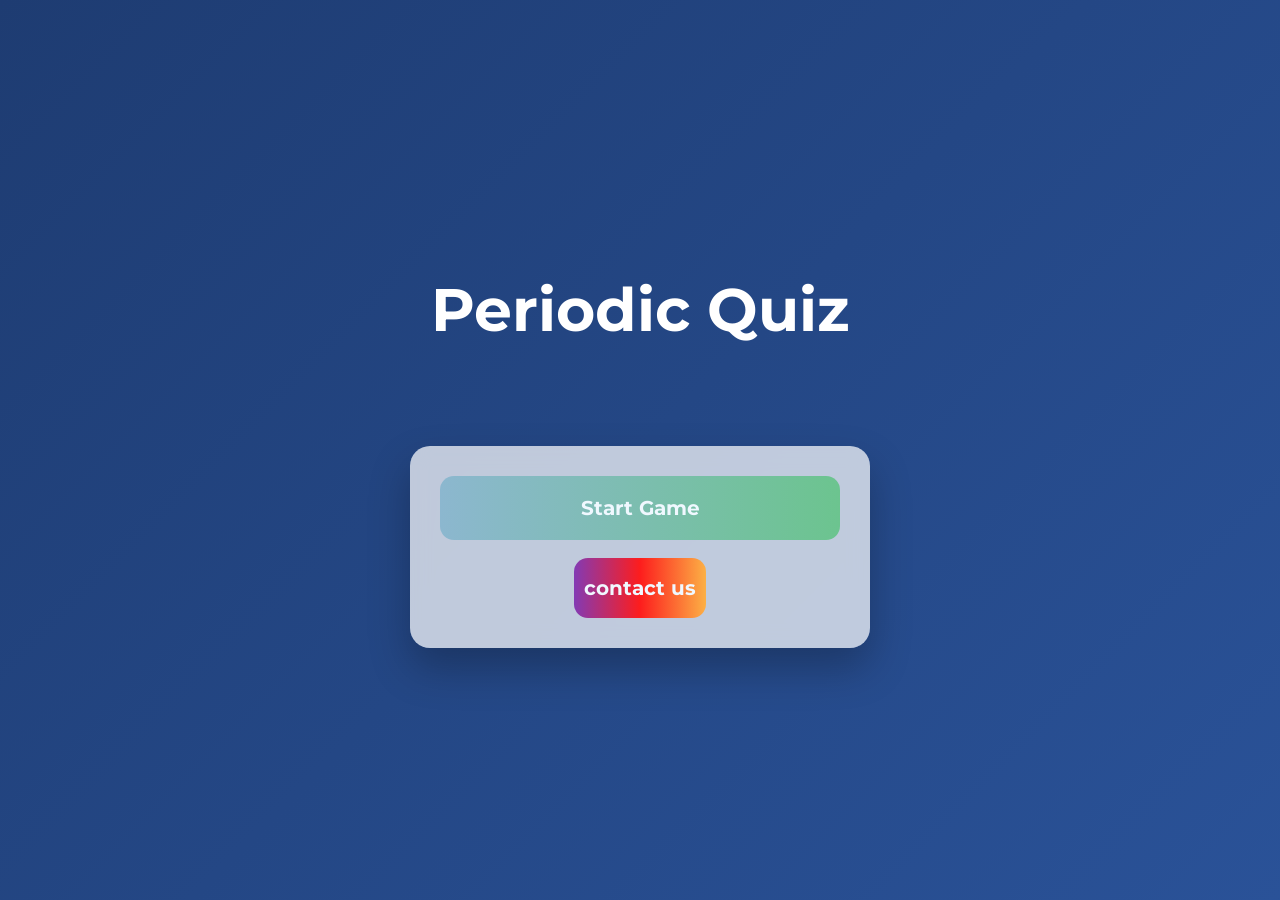
<file: index.html>
<!DOCTYPE html>
<html lang="en">
<head>
<meta charset="UTF-8">
<meta name="viewport" content="width=device-width, initial-scale=1.0">
<title>Periodic Quiz</title>
<link rel="stylesheet" href="home.css">
</head>

<body>

<https://github.com/Tar-png/CHEMBLAST-v.1.gitdiv class="menu-wrapper">

    <div class="home-container">

        <h1 class="game-title">Periodic Quiz</h1>
        <div class="menu-container">
            <button class ="start" onclick="startGame()">Start Game</button>
            
            
            <button class ="contract" onclick="goContract()">contact us</button>
        </div>
        
    
    
    </div>
</div>

<script src="script.js"></script>

</body>
</html>
</file>
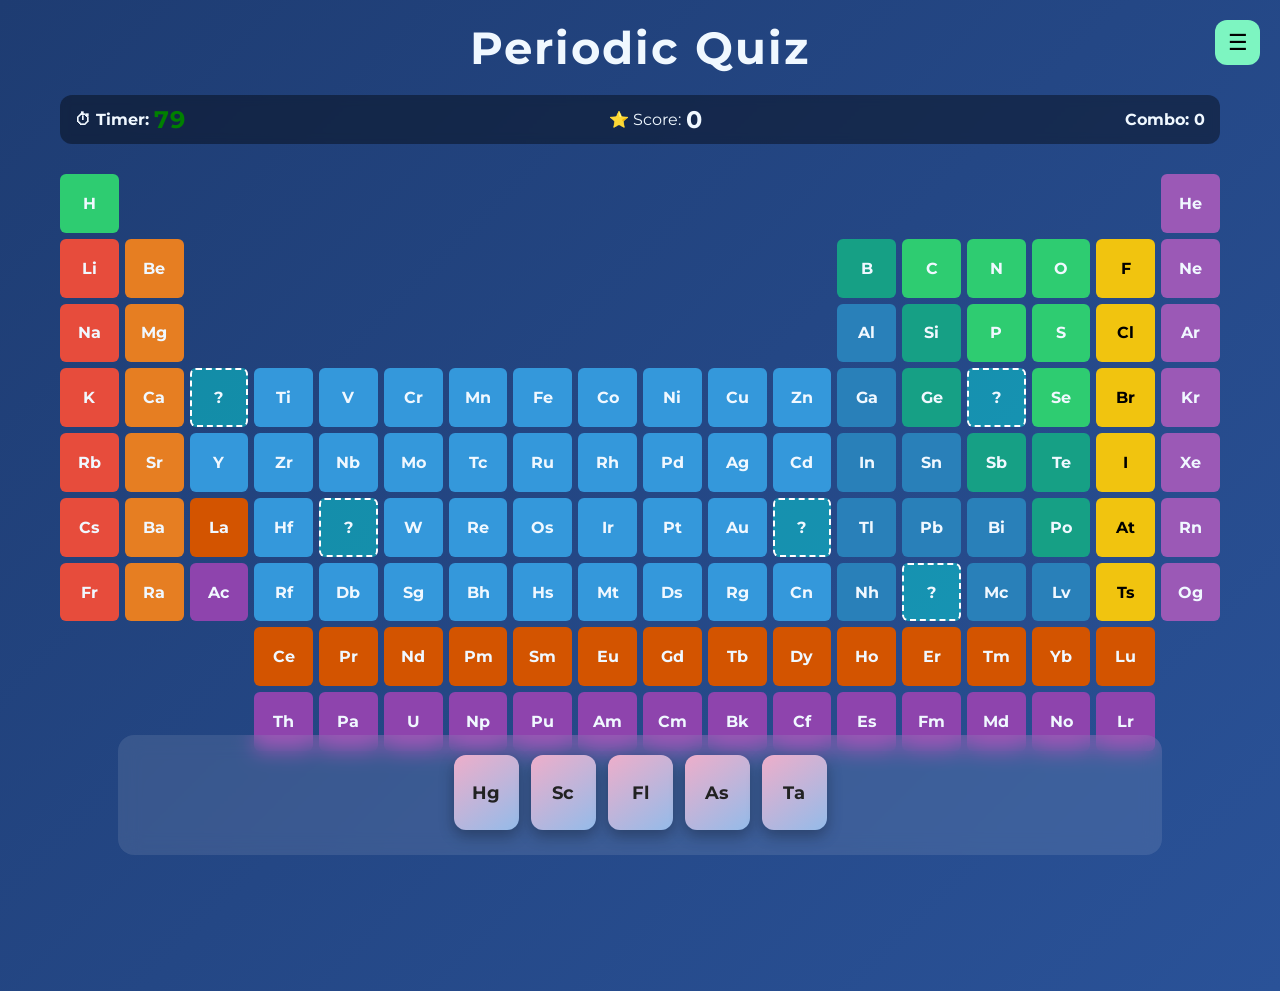
<file: maingame/game.html>
<!DOCTYPE html>
<html lang="en">

<head>
  <meta charset="UTF-8">
  <meta name="viewport" content="width=device-width, initial-scale=1.0">
  <link rel="stylesheet" href="style.css">
  <title>Chem quizz | t.tarzx</title>
</head>

<body>
  <div class="game-container">
    <div class="game-header">
      <h1>Periodic Quiz</h1>
    </div>

    <section class="status-bar">
      <div class="status-item timer">
        <h3>⏱ Timer: </h3><span id="timer">120</span>
      </div>
      <div class="status-item score">
        <span>⭐ Score: </span><span id="score">0</span>
      </div>
      <div class="status-item tier-box">
        <h3 id="totalGainH3">Combo: <span id="totalGain">0</span></h3>
      </div>
    </section>

    <div id="floating-score-container"></div>

    <div id="combo-display"></div>

    <section class="periodic-table">
      <div id="periodic-table"></div>
    </section>

    <section class="card-section">
      <div id="card-container"></div>
    </section>

  </div>

  <div id="menu-overlay" class="menu-overlay hidden">

    <div class="menu-window">

      <h2 id="menu-title">Paused</h2>

      <div class="menu-buttons">

        <button id="resumeBtn">▶ Continue</button>

        <button id="restartBtn">🔄 Restart</button>

        

        <button id="homeBtn">🏠 Home</button>

      </div>

    </div>

  </div>

  <button id="menuBtn" class="menu-button">☰</button>

  <script src="script.js"></script>

</body>


</html>
</file>
<file: home.css>
@import url('https://fonts.googleapis.com/css2?family=Montserrat:ital,wght@0,100..900;1,100..900&family=Roboto:ital,wght@0,100..900;1,100..900&family=WDXL+Lubrifont+TC&display=swap');

body {
    margin: 0;
    height: 100vh;
    display: flex;
    justify-content: center;
    align-items: top;

    font-family: Montserrat;

    background: linear-gradient(135deg, #1e3c72, #2a5298);
}

body{
    opacity: 1;
    transition: opacity 0.5s ease;
}

body.fade-out{
    opacity: 0;
}

.home-container {
    text-align: center;
    width: 100%;
    padding: 20px;
}

.game-title {
    font-size: clamp(32px, 12vw, 60px);
    color: white;
    margin-bottom: 40px;
    margin-top: 20px;
}

@media (min-height: 600px) {
    .game-title {
        margin-bottom: 100px;
    }
}

.menu-wrapper {
    width: 100%;
    min-height: 100vh;
    display: flex;
    justify-content: center;
    align-items: center;
}

.menu-container {
    width: 100%;
    max-width: 400px;
    padding: 30px;
    margin: 0 auto;

    display: flex;
    flex-direction: column;
    gap: 18px;
    

    background: rgba(255, 255, 255, 0.712);


    backdrop-filter: blur(10px);

    border-radius: 20px;

    box-shadow:
        0 20px 40px rgba(0, 0, 0, 0.25);
}

.contract {
    
    padding: 18px 10px;
    font-size: 20px;
    font-weight: bold;
    font-family: Montserrat;

    width: fit-content;
    align-self: center;


    color: aliceblue;
    background: #833AB4;
background: linear-gradient(90deg,rgba(131, 58, 180, 1) 0%, rgba(253, 29, 29, 1) 50%, rgba(252, 176, 69, 1) 100%);

    border: none;
    border-radius: 14px;

    cursor: pointer;



    transition:
        transform 0.15s ease,
        box-shadow 0.2s ease,
        filter 0.2s ease;
}

button:hover {
    transform: translateY(-2px);
    filter: brightness(1.05);

    box-shadow:
        0 10px 22px rgba(253, 29, 29, 1),
        0 0 14px rgba(131, 58, 180, 1);
}

button:active {
    transform: scale(0.96);

    box-shadow:
        0 4px 10px rgba(0, 0, 0, 0.2) inset;
}

.start {
    padding: 20px 14px;
    font-size: 20px;
    font-weight: bold;
    font-family: Montserrat;


    color: aliceblue;
    background: #8cb7cf;
    background: linear-gradient(90deg, rgba(140, 183, 207, 1) 0%, rgba(108, 196, 143, 1) 100%);

    border: none;
    border-radius: 14px;

    cursor: pointer;



    transition:
        transform 0.15s ease,
        box-shadow 0.2s ease,
        filter 0.2s ease;
}

button:hover {
    transform: translateY(-2px);
    filter: brightness(1.05);

    box-shadow:
        0 10px 22px rgba(0, 0, 0, 0.2),
        0 0 14px rgba(94, 234, 212, 0.5);
}

button:active {
    transform: scale(0.96);

    box-shadow:
        0 4px 10px rgba(0, 0, 0, 0.2) inset;
}
</file>
<file: maingame/style.css>
@import url('https://fonts.googleapis.com/css2?family=Montserrat:ital,wght@0,100..900;1,100..900&family=Roboto:ital,wght@0,100..900;1,100..900&family=WDXL+Lubrifont+TC&display=swap');

* {
    margin: 0;
    padding: 0;
    box-sizing: border-box;
}

body {
    margin: 0;
    font-family: Montserrat, sans-serif;
    background: linear-gradient(135deg, #1e3c72, #2a5298);

    display: flex;
    flex-direction: column;
    align-items: center;

    min-height: 100vh;
    width: 100%;
}

body {
    opacity: 1;
    transition: opacity 0.5s ease;
}

body.fade-out {
    opacity: 0;
}

.tier-message {

    position: fixed;
    top: 40%;
    left: 50%;
    transform: translate(-50%, -50%);

    font-size: 48px;
    font-weight: bold;

    color: #EEAECA;

    text-shadow:
        0 0 10px #EEAECA,
        0 0 30px #EEAECA;

    animation: tierPop 1.2s ease;

    pointer-events: none;

}

@keyframes tierPop {

    0% {
        transform: translate(-50%, -50%) scale(0.5);
        opacity: 0;
    }

    50% {
        transform: translate(-50%, -50%) scale(1.2);
        opacity: 1;
    }

    100% {
        transform: translate(-50%, -50%) scale(1);
        opacity: 0;
    }

}

.game-container {
    width: 100%;
    max-width: 1200px;
    margin: auto;
    padding: 20px;
}

.game-header {
    text-align: center;
    margin-bottom: 20px;
    color: aliceblue;
}

.game-header h1 {
    font-size: clamp(24px, 8vw, 45px);
    letter-spacing: 2px;
    text-shadow: #0f2027;
}

.status-bar {
    display: flex;
    justify-content: space-between;
    position: sticky;
    align-items: center;
    background: rgba(0, 0, 0, 0.4);
    padding: 10px 15px;
    border-radius: 12px;
    margin-bottom: 20px;
    backdrop-filter: blur(5px);
    color: aliceblue;
    flex-wrap: wrap;
    gap: 10px;
}

.status-item {
    background: transparent;
    display: flex;
    align-items: center;
    gap: 5px;
}

.status-item h3 {
    font-size: 16px;
}

.tier-box {
    transition: 0.3s;
    width: 100%;
    text-align: center;
    order: -1;
}

@media (min-width: 600px) {
    .tier-box {
        width: auto;
        order: 0;
    }
}

.card-section {
    width: 100%;
    max-width: 1200px;
    margin: 20px auto;
    text-align: center;
    position: sticky;
    padding-bottom: 20px;
    bottom: 0;
}

/* @media (min-height: 800px) {
    .card-section {
        position: fixed;
        bottom: 0;
        left: 50%;
        transform: translateX(-50%);
    }
} */

.periodic-table {
    width: 100%;
    overflow-x: auto;
    -webkit-overflow-scrolling: touch;
    margin-bottom: 20px;
    padding: 10px 0;
}

#periodic-table {
    width: 100%;
    min-width: 800px;
    margin: 0 auto;
    display: grid;
    grid-template-columns: repeat(18, 1fr);
    gap: 6px;
    justify-content: center;
}

.cell {
    display: flex;
    justify-content: center;
    align-items: center;
    aspect-ratio: 1 / 1;
    font-size: clamp(10px, 1.8vw, 16px);
    font-weight: bold;
    border-radius: 4px;
    width: 100%;
    color: aliceblue;
    transition: transform 0.2s, box-shadow 0.2s;
    padding: 5px;
    text-align: center;
}

@media (min-width: 600px) {
    .cell {
        border-radius: 6px;
    }
}

.card.selected {
    transform: scale(1.1);
    box-shadow: 0 0 15px #7df5c1, 0 10px 20px rgba(0, 0, 0, 0.4);
    border: 3px solid #7df5c1;
}

.alkali {
    background-color: #e74c3c;
}

.alkaline {
    background-color: #e67e22;
}

.transition {
    background-color: #3498db;
}

.postmetal {
    background-color: #2980b9;
}

.metalloid {
    background-color: #16a085;
}

.nonmetal {
    background-color: #2ecc71;
}

.halogen {
    background-color: #f1c40f;
    color: black;
}

.noble {
    background-color: #9b59b6;
}

.lanthanide {
    background-color: #d35400;
}

.actinide {
    background-color: #8e44ad;
}

.missing {
    border: 2px dashed rgb(255, 255, 255);
    background-color: rgba(0, 255, 234, 0.4);
}

.blocked {

    background: #444;
    pointer-events: none;
    border: 2px solid #222;

}

#card-container {
    width: 90%;
    max-width: 1200px;
    min-height: 120px;
    margin: 25px auto;
    padding: 20px;
    border-radius: 16px;
    background: rgba(255, 255, 255, 0.1);
    backdrop-filter: blur(10px);
    display: flex;
    flex-wrap: wrap;
    gap: 12px;
    justify-content: center;
}

.card {
    width: 65px;
    height: 75px;
    border-radius: 12px;
    background: linear-gradient(145deg, #EEAECA, #94BBE9);
    box-shadow: 0 6px 15px rgba(0, 0, 0, 0.3);
    display: flex;
    align-items: center;
    justify-content: center;
    font-weight: 700;
    font-size: 18px;
    color: #222;
    cursor: grab;
    transition: transform 0.2s ease, box-shadow 0.2s ease;
}

.card:hover {
    transform: scale(1.2);
    transform: translateY(-6px);
    box-shadow: 0 10px 20px rgba(0, 0, 0, 0.4);
}

.card:active {
    cursor: grabbing;
    transform: scale(0.95);
}

.card.break {
    animation: breakCard 0.4s forwards;
}

@keyframes breakCard {
    0% {
        transform: scale(1);
        opacity: 1;
    }

    40% {
        transform: scale(1.3) rotate(10deg);
    }

    100% {
        transform: scale(0.1) rotate(-20deg);
        opacity: 0;
    }
}

.card.wrong {
    animation: shake 0.3s;
}

@keyframes shake {
    0% {
        transform: translateX(0);
    }

    25% {
        transform: translateX(-5px);
    }

    50% {
        transform: translateX(5px);
    }

    75% {
        transform: translateX(-5px);
    }

    100% {
        transform: translateX(0);
    }
}

body.damage {
    animation: screenDamage 0.4s ease;
}

@keyframes screenDamage {
    0% {
        box-shadow: inset 0 0 0px rgba(255, 0, 0, 0);
    }

    30% {
        box-shadow: inset 0 0 150px rgba(255, 0, 0, 0.5);
    }

    100% {
        box-shadow: inset 0 0 0px rgba(255, 0, 0, 0);
    }
}

body.heal {
    animation: screenheal 0.4s ease;
}

@keyframes screenheal {
    0% {
        box-shadow: inset 0 0 0px rgba(255, 0, 0, 0);
    }

    30% {
        box-shadow: inset 0 0 150px rgba(51, 255, 0, 0.5);
    }

    100% {
        box-shadow: inset 0 0 0px rgba(255, 0, 0, 0);
    }
}

#score {
    font-weight: bold;
    font-size: 24px;
    transition: color 0.3s ease, transform 0.2s ease;
}

/* สีตามระดับ */
.score-negative {
    color: #979797;
}

.score-low {
    color: #ffffff;
}

.score-medium {
    color: #00c853;
}

.score-high {
    color: #00b0ff;
}

.score-legend {
    color: #aa00ff;
}

.score-mythic {
    color: #F63049;
}

/* เอฟเฟคเด้งตอนคะแนนเปลี่ยน */
.score-pop {
    transform: scale(1.2);
}

#timer {
    font-size: 24px;
    font-weight: bold;
    letter-spacing: 1px;
}

/* ===== Floating Score ===== */

#floating-score-container {
    position: fixed;
    top: 20%;
    left: 50%;
    transform: translateX(-50%);
    pointer-events: none;
    z-index: 9999;
}

.floating-score {
    font-size: 40px;
    font-weight: bold;
    animation: floatUp 1s ease forwards;
    text-shadow: 0 0 10px rgba(255, 255, 255, 0.6);
}

/* สีตามระดับ */
.float-low {
    color: #00c853;
}

.float-mid {
    color: #00b0ff;
}

.float-high {
    color: #aa00ff;
}

.float-epic {
    color: #F63049;
}

@keyframes floatUp {
    0% {
        opacity: 1;
        transform: translateY(0) scale(1);
    }

    50% {
        transform: translateY(-30px) scale(1.3);
    }

    100% {
        opacity: 0;
        transform: translateY(-80px) scale(1);
    }
}

/* ===== Combo Display ===== */

#combo-display {
    position: fixed;
    top: 10%;
    left: 50%;
    transform: translateX(-50%);
    font-size: 28px;
    font-weight: bold;
    color: gold;
    text-shadow: 0 0 10px orange;
    opacity: 0;
    transition: opacity 0.3s ease, transform 0.2s ease;
}

.combo-active {
    opacity: 1;
    transform: translateX(-50%) scale(1.2);
}

/* ===== MENU BUTTON ===== */

.menu-button {
    position: fixed;
    top: 20px;
    right: 20px;

    width: 45px;
    height: 45px;

    border: none;
    border-radius: 12px;

    background: #7df5c1;
    font-size: 22px;

    cursor: pointer;

    transition: 0.2s;
}

.menu-button:hover {
    transform: scale(1.1);
}


/* ===== OVERLAY ===== */

.menu-overlay {

    position: fixed;
    inset: 0;

    background: rgba(0, 0, 0, 0.5);
    backdrop-filter: blur(8px);

    display: flex;
    justify-content: center;
    align-items: center;

    z-index: 2000;

    opacity: 1;
    transition: 0.3s;
}

.hidden {
    opacity: 0;
    pointer-events: none;
}


/* ===== WINDOW ===== */

.menu-window {

    background: rgba(255, 255, 255, 0.9);

    border-radius: 22px;

    padding: 40px 50px;

    min-width: 260px;

    text-align: center;

    animation: menuPop 0.35s ease;

    box-shadow:
        0 15px 40px rgba(0, 0, 0, 0.3);
}


/* ===== TITLE ===== */

.menu-window h2 {

    margin-bottom: 25px;

    font-size: 28px;

}


/* ===== BUTTON GROUP ===== */

.menu-window {
    font-family: Montserrat;
}

.menu-buttons {

    font-family: Montserrat;
    display: flex;
    flex-direction: column;

    gap: 14px;

}


/* ===== BUTTON STYLE ===== */

.menu-buttons button {

    padding: 12px 20px;

    border: none;

    border-radius: 12px;

    font-size: 16px;

    font-family: Montserrat;

    background: #7df5c1;

    cursor: pointer;

    transition: 0.2s;
}

.menu-buttons button:hover {

    transform: scale(1.05);

    background: #62e0ac;

}


/* ===== OPEN ANIMATION ===== */

@keyframes menuPop {

    from {

        transform: scale(0.7);
        opacity: 0;

    }

    to {

        transform: scale(1);
        opacity: 1;

    }


}
</file>
